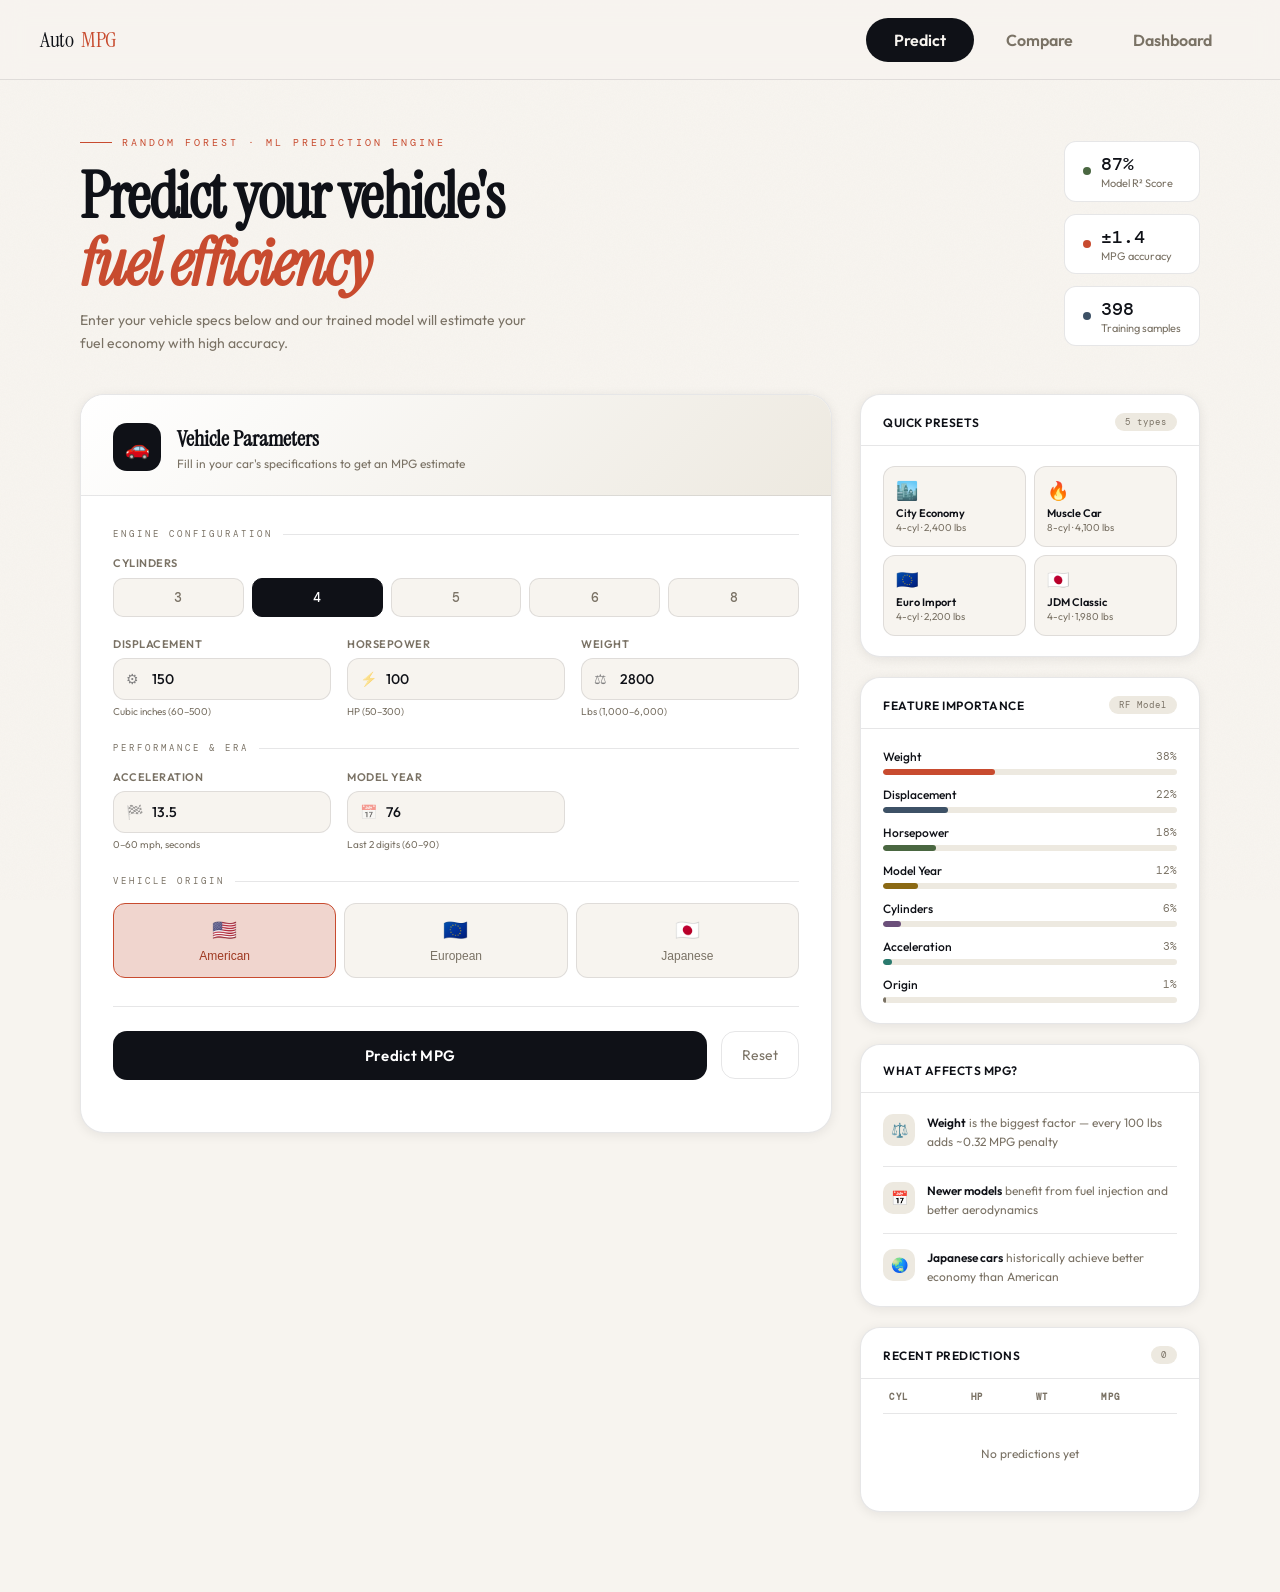
<file: templates/index.html>
<!DOCTYPE html>
<html lang="en">
<head>
<meta charset="UTF-8">
<meta name="viewport" content="width=device-width, initial-scale=1.0">
<title>AutoMPG · Predict</title>
<link href="https://fonts.googleapis.com/css2?family=Instrument+Serif:ital@0;1&family=Outfit:wght@300;400;500;600;700&family=DM+Mono:wght@400;500&display=swap" rel="stylesheet">
<style>
:root {
  --ink: #0f1117;
  --paper: #f7f4ef;
  --cream: #ede9e0;
  --rust: #c84b2f;
  --rust-light: #f0d5ce;
  --rust-dark: #9e3820;
  --sage: #4a6741;
  --sage-light: #d2e0cf;
  --steel: #3d5166;
  --steel-light: #ccd6e0;
  --muted: #7a7265;
  --border: rgba(15,17,23,0.1);
  --shadow: 0 2px 12px rgba(15,17,23,0.08);
}
*,*::before,*::after{box-sizing:border-box;margin:0;padding:0}
html{font-size:16px}
body{
  background:var(--paper);
  color:var(--ink);
  font-family:'Outfit',sans-serif;
  min-height:100vh;
  overflow-x:hidden;
}

/* ── Texture overlay ── */
body::before{
  content:'';position:fixed;inset:0;pointer-events:none;z-index:0;
  background-image:url("data:image/svg+xml,%3Csvg xmlns='http://www.w3.org/2000/svg' width='300' height='300'%3E%3Cfilter id='n'%3E%3CfeTurbulence type='fractalNoise' baseFrequency='0.75' numOctaves='4' stitchTiles='stitch'/%3E%3C/filter%3E%3Crect width='300' height='300' filter='url(%23n)' opacity='0.035'/%3E%3C/svg%3E");
  opacity:0.6;
}

/* ── NAV ── */
nav{
  position:sticky;top:0;z-index:100;
  background:rgba(247,244,239,0.92);
  backdrop-filter:blur(12px);
  border-bottom:1px solid var(--border);
  padding:0 40px;
  display:flex;align-items:center;justify-content:space-between;
  height:80px;
}
.nav-logo{
  font-family:'Instrument Serif',serif;
  font-size:22px;letter-spacing:-0.5px;
  color:var(--ink);display:flex;align-items:center;gap:8px;
}
.nav-logo span{color:var(--rust)}
.nav-links{display:flex;gap:4px}
.nav-link{
  padding:12px 28px;border-radius:999px;
  font-size:16px;font-weight:600;
  color:var(--muted);text-decoration:none;
  transition:all .2s;
}
.nav-link:hover{color:var(--ink);background:var(--cream)}
.nav-link.active{
  background:var(--ink);color:var(--paper);
}

/* ── USER PROFILE ── */
.user-section{display:flex;align-items:center;gap:12px;position:relative}
.user-avatar{
  width:36px;height:36px;border-radius:50%;
  background:var(--rust);color:white;
  display:flex;align-items:center;justify-content:center;
  font-size:14px;font-weight:600;
  cursor:pointer;border:2px solid transparent;
  transition:border .2s;
}
.user-avatar:hover{border-color:var(--rust)}
.user-avatar img{
  width:100%;height:100%;border-radius:50%;object-fit:cover;
}
.user-dropdown{
  position:absolute;top:100%;right:0;margin-top:8px;
  background:white;border:1px solid var(--border);
  border-radius:12px;box-shadow:0 8px 24px rgba(15,17,23,0.12);
  min-width:200px;z-index:200;
  display:none;opacity:0;transform:translateY(-8px);
  transition:all .2s;
}
.user-dropdown.open{display:block;opacity:1;transform:translateY(0)}
.user-dropdown-item{
  padding:12px 16px;font-size:13px;color:var(--ink);
  border-bottom:1px solid var(--border);
  cursor:pointer;transition:background .2s;
}
.user-dropdown-item:last-child{border-bottom:none}
.user-dropdown-item:hover{background:var(--cream)}
.user-dropdown-link{
  display:block;text-decoration:none;color:inherit;
}

/* ── HERO STRIP ── */
.hero{
  position:relative;z-index:1;
  padding:56px 40px 0;
  display:grid;grid-template-columns:1fr auto;
  gap:40px;align-items:end;
  max-width:1200px;margin:0 auto;
}
.hero-label{
  font-family:'DM Mono',monospace;
  font-size:10px;letter-spacing:3px;text-transform:uppercase;
  color:var(--rust);margin-bottom:14px;
  display:flex;align-items:center;gap:10px;
}
.hero-label::before{content:'';width:32px;height:1px;background:var(--rust)}
.hero-title{
  font-family:'Instrument Serif',serif;
  font-size:clamp(36px,5vw,64px);
  line-height:1.05;letter-spacing:-1.5px;
  color:var(--ink);
}
.hero-title em{color:var(--rust);font-style:italic}
.hero-sub{
  margin-top:12px;font-size:14px;color:var(--muted);
  font-weight:400;line-height:1.6;max-width:460px;
}

.hero-stat-col{
  display:flex;flex-direction:column;gap:12px;
  padding-bottom:8px;
}
.stat-pill{
  display:flex;align-items:center;gap:10px;
  padding:10px 18px;border-radius:12px;
  border:1px solid var(--border);
  background:white;
}
.stat-val{
  font-family:'DM Mono',monospace;
  font-size:18px;font-weight:500;color:var(--ink);
}
.stat-lbl{font-size:11px;color:var(--muted);line-height:1.3}
.stat-dot{width:8px;height:8px;border-radius:50%;flex-shrink:0}

/* ── MAIN WRAPPER ── */
.main{
  position:relative;z-index:1;
  max-width:1200px;margin:0 auto;
  padding:40px 40px 80px;
  display:grid;
  grid-template-columns:1fr 340px;
  gap:28px;
  align-items:start;
}

/* ── FORM CARD ── */
.form-card{
  background:white;
  border:1px solid var(--border);
  border-radius:24px;
  overflow:hidden;
  box-shadow:var(--shadow);
}
.form-header{
  padding:28px 32px 24px;
  border-bottom:1px solid var(--border);
  background:linear-gradient(135deg,#fff 0%,var(--cream) 100%);
  display:flex;align-items:center;gap:16px;
}
.form-header-icon{
  width:48px;height:48px;border-radius:14px;
  background:var(--ink);
  display:flex;align-items:center;justify-content:center;
  font-size:20px;flex-shrink:0;
}
.form-header-text h2{
  font-family:'Instrument Serif',serif;
  font-size:22px;color:var(--ink);
}
.form-header-text p{font-size:12px;color:var(--muted);margin-top:3px}

.form-body{padding:32px}

/* Section label */
.section-label{
  font-family:'DM Mono',monospace;
  font-size:9px;letter-spacing:3px;text-transform:uppercase;
  color:var(--muted);margin-bottom:16px;
  display:flex;align-items:center;gap:10px;
}
.section-label::after{content:'';flex:1;height:1px;background:var(--border)}

/* Input grid */
.input-grid{
  display:grid;grid-template-columns:1fr 1fr 1fr;
  gap:16px;margin-bottom:24px;
}
.input-full{grid-column:1/-1}
.input-half{grid-column:span 1}

.field{}
.field label{
  display:block;font-size:11px;font-weight:600;
  color:var(--muted);letter-spacing:.5px;
  margin-bottom:7px;text-transform:uppercase;
}
.field-wrap{position:relative}
.field-icon{
  position:absolute;left:13px;top:50%;transform:translateY(-50%);
  font-size:14px;opacity:0.5;pointer-events:none;
}
.field input,.field select{
  width:100%;
  background:var(--paper);
  border:1.5px solid var(--border);
  border-radius:12px;
  color:var(--ink);
  font-family:'Outfit',sans-serif;
  font-size:14px;font-weight:500;
  padding:11px 14px 11px 38px;
  outline:none;
  transition:border-color .2s,background .2s,box-shadow .2s;
  -webkit-appearance:none;appearance:none;
}
.field select{
  background-image:url("data:image/svg+xml,%3Csvg xmlns='http://www.w3.org/2000/svg' width='10' height='6'%3E%3Cpath d='M0 0l5 6 5-6z' fill='%237a7265'/%3E%3C/svg%3E");
  background-repeat:no-repeat;background-position:right 14px center;
  padding-right:34px;
}
.field input:focus,.field select:focus{
  border-color:var(--rust);background:white;
  box-shadow:0 0 0 3px var(--rust-light);
}
.field input::-webkit-inner-spin-button{-webkit-appearance:none}
.field-hint{font-size:10px;color:var(--muted);margin-top:5px}

/* Cylinder selector */
.cyl-grid{display:flex;gap:8px}
.cyl-btn{
  flex:1;padding:10px 0;border-radius:10px;border:1.5px solid var(--border);
  background:var(--paper);color:var(--muted);
  font-family:'DM Mono',monospace;font-size:13px;font-weight:500;
  cursor:pointer;transition:all .15s;
}
.cyl-btn:hover{border-color:var(--rust);color:var(--rust)}
.cyl-btn.active{
  background:var(--ink);border-color:var(--ink);
  color:white;
}

/* Origin selector */
.origin-grid{display:flex;gap:8px}
.origin-btn{
  flex:1;padding:12px 8px;border-radius:12px;border:1.5px solid var(--border);
  background:var(--paper);color:var(--muted);
  font-size:12px;font-weight:500;cursor:pointer;
  transition:all .15s;text-align:center;line-height:1.4;
}
.origin-btn .flag{font-size:20px;display:block;margin-bottom:4px}
.origin-btn:hover{border-color:var(--rust)}
.origin-btn.active{border-color:var(--rust);background:var(--rust-light);color:var(--rust-dark)}

/* Submit */
.submit-row{
  display:flex;align-items:center;gap:14px;
  margin-top:28px;padding-top:24px;
  border-top:1px solid var(--border);
}
.btn-submit{
  flex:1;padding:15px;
  border:none;border-radius:14px;
  background:var(--ink);color:white;
  font-family:'Outfit',sans-serif;font-size:15px;font-weight:600;
  cursor:pointer;position:relative;overflow:hidden;
  transition:transform .15s,box-shadow .2s;
  letter-spacing:.3px;
}
.btn-submit:hover{transform:translateY(-2px);box-shadow:0 8px 24px rgba(15,17,23,0.2)}
.btn-submit:active{transform:translateY(0)}
.btn-submit .btn-inner{display:flex;align-items:center;justify-content:center;gap:10px}
.btn-reset{
  padding:14px 20px;border-radius:14px;
  border:1.5px solid var(--border);background:transparent;
  color:var(--muted);font-family:'Outfit',sans-serif;font-size:14px;
  cursor:pointer;transition:all .2s;white-space:nowrap;
}
.btn-reset:hover{border-color:var(--ink);color:var(--ink)}

/* Spinner */
.spin{
  width:16px;height:16px;border-radius:50%;
  border:2px solid rgba(255,255,255,0.3);
  border-top-color:white;
  animation:spin .7s linear infinite;display:none;
}
@keyframes spin{to{transform:rotate(360deg)}}

/* ── RESULT PANEL ── */
.result-panel{
  margin-top:20px;
  border-radius:14px;padding:0;
  overflow:hidden;
  max-height:0;
  transition:max-height .5s cubic-bezier(.22,1,.36,1);
}
.result-panel.open{max-height:200px}
.result-inner{padding:20px 24px}
.result-panel.success .result-inner{
  background:linear-gradient(135deg,var(--sage-light),#e8f0e6);
  border:1px solid rgba(74,103,65,0.2);border-radius:14px;
}
.result-panel.error .result-inner{
  background:linear-gradient(135deg,var(--rust-light),#f5dbd5);
  border:1px solid rgba(200,75,47,0.2);border-radius:14px;
}
.result-lbl{
  font-family:'DM Mono',monospace;font-size:9px;
  letter-spacing:3px;text-transform:uppercase;
  color:var(--sage);margin-bottom:6px;
}
.result-val{
  font-family:'Instrument Serif',serif;
  font-size:48px;letter-spacing:-2px;color:var(--sage);line-height:1;
}
.result-val .unit{font-size:18px;margin-left:4px;opacity:.7}
.result-sub{font-size:12px;color:var(--muted);margin-top:6px}
.result-err{font-size:13px;color:var(--rust-dark);font-weight:500}

/* ── RIGHT SIDEBAR ── */
.sidebar{display:flex;flex-direction:column;gap:20px}

.side-card{
  background:white;border:1px solid var(--border);
  border-radius:20px;overflow:hidden;box-shadow:var(--shadow);
}
.side-header{
  padding:18px 22px 14px;
  border-bottom:1px solid var(--border);
  display:flex;align-items:center;justify-content:space-between;
}
.side-title{
  font-size:12px;font-weight:600;color:var(--ink);
  letter-spacing:.5px;text-transform:uppercase;
}
.side-badge{
  font-family:'DM Mono',monospace;font-size:9px;
  padding:3px 10px;border-radius:999px;
  background:var(--cream);color:var(--muted);letter-spacing:1px;
}
.side-body{padding:20px 22px}

/* Feature importance bars */
.feat-row{margin-bottom:12px}
.feat-row:last-child{margin-bottom:0}
.feat-head{display:flex;justify-content:space-between;margin-bottom:5px}
.feat-name{font-size:12px;font-weight:500;color:var(--ink)}
.feat-pct{font-family:'DM Mono',monospace;font-size:11px;color:var(--muted)}
.feat-track{height:6px;background:var(--cream);border-radius:3px;overflow:hidden}
.feat-fill{height:100%;border-radius:3px;transition:width 1s cubic-bezier(.22,1,.36,1)}

/* Tips card */
.tip-item{
  display:flex;gap:12px;margin-bottom:14px;
  padding-bottom:14px;border-bottom:1px solid var(--border);
}
.tip-item:last-child{margin-bottom:0;padding-bottom:0;border-bottom:none}
.tip-icon{
  width:32px;height:32px;border-radius:10px;
  background:var(--cream);display:flex;align-items:center;
  justify-content:center;font-size:14px;flex-shrink:0;
  margin-top:1px;
}
.tip-text{font-size:12px;color:var(--muted);line-height:1.6}
.tip-text strong{color:var(--ink);font-weight:600}

/* Quick presets */
.preset-grid{display:grid;grid-template-columns:1fr 1fr;gap:8px}
.preset-card{
  padding:12px;border-radius:12px;border:1.5px solid var(--border);
  background:var(--paper);cursor:pointer;
  transition:all .2s;
}
.preset-card:hover{border-color:var(--rust);transform:translateY(-1px)}
.preset-card.active{border-color:var(--rust);background:var(--rust-light)}
.preset-emoji{font-size:18px;margin-bottom:4px}
.preset-name{font-size:11px;font-weight:600;color:var(--ink)}
.preset-desc{font-size:10px;color:var(--muted);margin-top:1px}

/* History table */
.hist-table{width:100%;border-collapse:collapse;font-size:11px}
.hist-table th{
  font-family:'DM Mono',monospace;font-size:9px;
  letter-spacing:1.5px;text-transform:uppercase;
  color:var(--muted);padding:0 6px 10px;text-align:left;
}
.hist-table td{
  padding:8px 6px;color:var(--muted);
  border-top:1px solid var(--border);
}
.hist-table td strong{color:var(--rust);font-weight:600}
.empty-hist{
  text-align:center;padding:24px 0;
  font-size:12px;color:var(--muted);
}

/* Animations */
@keyframes fadeUp{from{opacity:0;transform:translateY(20px)}to{opacity:1;transform:translateY(0)}}
.animate{opacity:0;animation:fadeUp .6s cubic-bezier(.22,1,.36,1) var(--d,0s) forwards}

/* Responsive */
@media(max-width:900px){
  .main{grid-template-columns:1fr;padding:24px}
  .hero{padding:36px 24px 0;grid-template-columns:1fr}
  .hero-stat-col{flex-direction:row;flex-wrap:wrap}
  nav{padding:0 24px}
  .input-grid{grid-template-columns:1fr 1fr}
}
@media(max-width:580px){
  .input-grid{grid-template-columns:1fr}
  .form-body{padding:20px}
}
</style>
</head>
<body>

<nav>
  <div class="nav-logo">Auto<span>MPG</span></div>
  <div class="nav-links" style="margin-left:auto">
    <a href="/" class="nav-link active">Predict</a>
    <a href="/compare" class="nav-link">Compare</a>
    <a href="/dashboard" class="nav-link">Dashboard</a>
  </div>
</nav>

<div class="hero animate" style="--d:.05s">
  <div>
    <div class="hero-label">Random Forest · ML Prediction Engine</div>
    <h1 class="hero-title">Predict your vehicle's<br><em>fuel efficiency</em></h1>
    <p class="hero-sub">Enter your vehicle specs below and our trained model will estimate your fuel economy with high accuracy.</p>
  </div>
  <div class="hero-stat-col">
    <div class="stat-pill">
      <div class="stat-dot" style="background:#4a6741"></div>
      <div>
        <div class="stat-val">87%</div>
        <div class="stat-lbl">Model R² Score</div>
      </div>
    </div>
    <div class="stat-pill">
      <div class="stat-dot" style="background:#c84b2f"></div>
      <div>
        <div class="stat-val">±1.4</div>
        <div class="stat-lbl">MPG accuracy</div>
      </div>
    </div>
    <div class="stat-pill">
      <div class="stat-dot" style="background:#3d5166"></div>
      <div>
        <div class="stat-val">398</div>
        <div class="stat-lbl">Training samples</div>
      </div>
    </div>
  </div>
</div>

<div class="main">

  <!-- ── FORM ── -->
  <div class="form-card animate" style="--d:.15s">
    <div class="form-header">
      <div class="form-header-icon">🚗</div>
      <div class="form-header-text">
        <h2>Vehicle Parameters</h2>
        <p>Fill in your car's specifications to get an MPG estimate</p>
      </div>
    </div>
    <div class="form-body">

      <!-- Engine -->
      <div class="section-label">Engine Configuration</div>

      <div style="margin-bottom:20px">
        <div style="font-size:11px;font-weight:600;color:var(--muted);letter-spacing:.5px;text-transform:uppercase;margin-bottom:8px">Cylinders</div>
        <div class="cyl-grid">
          <button class="cyl-btn" data-val="3" onclick="setCyl(this)">3</button>
          <button class="cyl-btn active" data-val="4" onclick="setCyl(this)">4</button>
          <button class="cyl-btn" data-val="5" onclick="setCyl(this)">5</button>
          <button class="cyl-btn" data-val="6" onclick="setCyl(this)">6</button>
          <button class="cyl-btn" data-val="8" onclick="setCyl(this)">8</button>
        </div>
        <input type="hidden" id="cylinders" value="4">
      </div>

      <div class="input-grid">
        <div class="field">
          <label>Displacement</label>
          <div class="field-wrap">
            <span class="field-icon">⚙</span>
            <input type="number" id="displacement" placeholder="150" value="150" min="60" max="500">
          </div>
          <div class="field-hint">Cubic inches (60–500)</div>
        </div>
        <div class="field">
          <label>Horsepower</label>
          <div class="field-wrap">
            <span class="field-icon">⚡</span>
            <input type="number" id="horsepower" placeholder="100" value="100" min="50" max="300">
          </div>
          <div class="field-hint">HP (50–300)</div>
        </div>
        <div class="field">
          <label>Weight</label>
          <div class="field-wrap">
            <span class="field-icon">⚖</span>
            <input type="number" id="weight" placeholder="2800" value="2800" min="1000" max="6000">
          </div>
          <div class="field-hint">Lbs (1,000–6,000)</div>
        </div>
      </div>

      <!-- Performance -->
      <div class="section-label">Performance & Era</div>

      <div class="input-grid">
        <div class="field">
          <label>Acceleration</label>
          <div class="field-wrap">
            <span class="field-icon">🏁</span>
            <input type="number" id="acceleration" placeholder="13.5" value="13.5" min="5" max="30" step="0.1">
          </div>
          <div class="field-hint">0–60 mph, seconds</div>
        </div>
        <div class="field">
          <label>Model Year</label>
          <div class="field-wrap">
            <span class="field-icon">📅</span>
            <input type="number" id="model_year" placeholder="76" value="76" min="60" max="90">
          </div>
          <div class="field-hint">Last 2 digits (60–90)</div>
        </div>
      </div>

      <!-- Origin -->
      <div class="section-label">Vehicle Origin</div>
      <div class="origin-grid">
        <button class="origin-btn active" data-val="1" onclick="setOrigin(this)">
          <span class="flag">🇺🇸</span>American
        </button>
        <button class="origin-btn" data-val="2" onclick="setOrigin(this)">
          <span class="flag">🇪🇺</span>European
        </button>
        <button class="origin-btn" data-val="3" onclick="setOrigin(this)">
          <span class="flag">🇯🇵</span>Japanese
        </button>
      </div>
      <input type="hidden" id="origin" value="1">

      <!-- Submit -->
      <div class="submit-row">
        <button class="btn-submit" onclick="submitPrediction()">
          <div class="btn-inner">
            <div class="spin" id="spinner"></div>
            <span id="btnText">Predict MPG</span>
          </div>
        </button>
        <button class="btn-reset" onclick="resetForm()">Reset</button>
      </div>

      <!-- Result -->
      <div class="result-panel" id="resultPanel">
        <div class="result-inner" id="resultInner"></div>
      </div>

    </div>
  </div>

  <!-- ── SIDEBAR ── -->
  <div class="sidebar">

    <!-- Quick Presets -->
    <div class="side-card animate" style="--d:.25s">
      <div class="side-header">
        <span class="side-title">Quick Presets</span>
        <span class="side-badge">5 types</span>
      </div>
      <div class="side-body">
        <div class="preset-grid">
          <div class="preset-card" onclick="loadPreset('economy')">
            <div class="preset-emoji">🏙️</div>
            <div class="preset-name">City Economy</div>
            <div class="preset-desc">4-cyl · 2,400 lbs</div>
          </div>
          <div class="preset-card" onclick="loadPreset('muscle')">
            <div class="preset-emoji">🔥</div>
            <div class="preset-name">Muscle Car</div>
            <div class="preset-desc">8-cyl · 4,100 lbs</div>
          </div>
          <div class="preset-card" onclick="loadPreset('euro')">
            <div class="preset-emoji">🇪🇺</div>
            <div class="preset-name">Euro Import</div>
            <div class="preset-desc">4-cyl · 2,200 lbs</div>
          </div>
          <div class="preset-card" onclick="loadPreset('jdm')">
            <div class="preset-emoji">🇯🇵</div>
            <div class="preset-name">JDM Classic</div>
            <div class="preset-desc">4-cyl · 1,980 lbs</div>
          </div>
        </div>
      </div>
    </div>

    <!-- Feature Importance -->
    <div class="side-card animate" style="--d:.35s">
      <div class="side-header">
        <span class="side-title">Feature Importance</span>
        <span class="side-badge">RF Model</span>
      </div>
      <div class="side-body">
        <div id="featChart"></div>
      </div>
    </div>

    <!-- Tips -->
    <div class="side-card animate" style="--d:.45s">
      <div class="side-header">
        <span class="side-title">What affects MPG?</span>
      </div>
      <div class="side-body">
        <div class="tip-item">
          <div class="tip-icon">⚖️</div>
          <div class="tip-text"><strong>Weight</strong> is the biggest factor — every 100 lbs adds ~0.32 MPG penalty</div>
        </div>
        <div class="tip-item">
          <div class="tip-icon">📅</div>
          <div class="tip-text"><strong>Newer models</strong> benefit from fuel injection and better aerodynamics</div>
        </div>
        <div class="tip-item">
          <div class="tip-icon">🌏</div>
          <div class="tip-text"><strong>Japanese cars</strong> historically achieve better economy than American</div>
        </div>
      </div>
    </div>

    <!-- History -->
    <div class="side-card animate" style="--d:.55s">
      <div class="side-header">
        <span class="side-title">Recent Predictions</span>
        <span class="side-badge" id="histCount">0</span>
      </div>
      <div class="side-body" style="padding:12px 22px 18px">
        <table class="hist-table">
          <thead>
            <tr>
              <th>Cyl</th>
              <th>HP</th>
              <th>Wt</th>
              <th>MPG</th>
            </tr>
          </thead>
          <tbody id="histTable">
            <tr><td colspan="4"><div class="empty-hist">No predictions yet</div></td></tr>
          </tbody>
        </table>
      </div>
    </div>

  </div>
</div>

<script>
/* ── State ── */
let history = [];

/* ── Cylinder selector ── */
function setCyl(btn) {
  document.querySelectorAll('.cyl-btn').forEach(b => b.classList.remove('active'));
  btn.classList.add('active');
  document.getElementById('cylinders').value = btn.dataset.val;
}

/* ── Origin selector ── */
function setOrigin(btn) {
  document.querySelectorAll('.origin-btn').forEach(b => b.classList.remove('active'));
  btn.classList.add('active');
  document.getElementById('origin').value = btn.dataset.val;
}

/* ── Presets ── */
const PRESETS = {
  economy:{cyl:4,disp:110,hp:75,wt:2400,acc:16,yr:81,origin:3},
  muscle: {cyl:8,disp:380,hp:280,wt:4100,acc:8.5,yr:72,origin:1},
  euro:   {cyl:4,disp:130,hp:85,wt:2200,acc:15,yr:79,origin:2},
  jdm:    {cyl:4,disp:100,hp:70,wt:1980,acc:17,yr:80,origin:3},
};
function loadPreset(key) {
  const p = PRESETS[key];
  document.getElementById('cylinders').value    = p.cyl;
  document.getElementById('displacement').value = p.disp;
  document.getElementById('horsepower').value   = p.hp;
  document.getElementById('weight').value       = p.wt;
  document.getElementById('acceleration').value = p.acc;
  document.getElementById('model_year').value   = p.yr;
  document.getElementById('origin').value       = p.origin;
  // Update cylinder buttons
  document.querySelectorAll('.cyl-btn').forEach(b => {
    b.classList.toggle('active', +b.dataset.val === p.cyl);
  });
  // Update origin buttons
  document.querySelectorAll('.origin-btn').forEach(b => {
    b.classList.toggle('active', +b.dataset.val === p.origin);
  });
  document.querySelectorAll('.preset-card').forEach(c => c.classList.remove('active'));
  event.currentTarget.classList.add('active');
}

/* ── Reset ── */
function resetForm() {
  document.getElementById('displacement').value  = '';
  document.getElementById('horsepower').value    = '';
  document.getElementById('weight').value        = '';
  document.getElementById('acceleration').value  = '';
  document.getElementById('model_year').value    = '';
  document.querySelectorAll('.cyl-btn').forEach((b,i) => b.classList.toggle('active', i===1));
  document.getElementById('cylinders').value = 4;
  document.querySelectorAll('.origin-btn').forEach((b,i) => b.classList.toggle('active', i===0));
  document.getElementById('origin').value = 1;
  const panel = document.getElementById('resultPanel');
  panel.classList.remove('open','success','error');
}

/* ── Predict ── */
async function submitPrediction() {
  const btn     = document.querySelector('.btn-submit');
  const spinner = document.getElementById('spinner');
  const btnText = document.getElementById('btnText');
  const panel   = document.getElementById('resultPanel');

  // Validate
  const hp  = +document.getElementById('horsepower').value;
  const wt  = +document.getElementById('weight').value;
  const acc = +document.getElementById('acceleration').value;
  const yr  = +document.getElementById('model_year').value;
  if(!hp||!wt||!acc||!yr){
    showError('Please fill in all fields.');return;
  }
  if(hp<50||hp>300){showError('Horsepower must be 50–300.');return}
  if(wt<1000||wt>6000){showError('Weight must be 1,000–6,000 lbs.');return}
  if(acc<5||acc>30){showError('Acceleration must be 5–30 sec.');return}
  if(yr<60||yr>90){showError('Model year must be 60–90.');return}

  spinner.style.display='block';
  btnText.textContent='Computing…';
  btn.disabled=true;
  panel.classList.remove('open','success','error');

  const payload = {
    cylinders:    +document.getElementById('cylinders').value,
    displacement: +document.getElementById('displacement').value,
    horsepower:   hp,weight:wt,
    acceleration: acc,model_year:yr,
    origin:       +document.getElementById('origin').value,
  };

  try {
    const res  = await fetch('/predict',{method:'POST',headers:{'Content-Type':'application/json'},body:JSON.stringify(payload)});
    const data = await res.json();
    if(data.success) showSuccess(data.mpg, payload);
    else showError(data.error||'Prediction failed.');
  } catch {
    const mpg = simulateMPG(payload);
    showSuccess(mpg.toFixed(1), payload);
  }

  spinner.style.display='none';
  btnText.textContent='Predict MPG';
  btn.disabled=false;
}

function simulateMPG({cylinders,displacement,horsepower,weight,acceleration,model_year,origin}){
  let mpg=55;
  mpg -= cylinders*1.8; mpg -= displacement*0.035;
  mpg -= horsepower*0.06; mpg -= weight*0.003;
  mpg += acceleration*0.3; mpg += (model_year-70)*0.5;
  mpg += origin===3?3:origin===2?1.5:0;
  mpg += (Math.random()-.5)*1.5;
  return Math.max(8,Math.min(52,mpg));
}

function showSuccess(mpg,payload){
  const panel=document.getElementById('resultPanel');
  const inner=document.getElementById('resultInner');
  inner.innerHTML=`
    <div class="result-lbl">Estimated Fuel Efficiency</div>
    <div class="result-val"><span id="ctr">--</span><span class="unit">MPG</span></div>
    <div class="result-sub">Based on ${['','American','European','Japanese'][payload.origin]} ${payload.model_year} vehicle · ${payload.cylinders} cylinders</div>`;
  panel.classList.add('open','success');
  animateCount(document.getElementById('ctr'), parseFloat(mpg));
  history.unshift({cyl:payload.cylinders,hp:payload.horsepower,wt:payload.weight,mpg});
  renderHistory();
}

function showError(msg){
  const panel=document.getElementById('resultPanel');
  const inner=document.getElementById('resultInner');
  inner.innerHTML=`<div class="result-err">⚠ ${msg}</div>`;
  panel.classList.add('open','error');
}

function animateCount(el,target){
  const dur=900,start=performance.now();
  const step=now=>{
    const t=Math.min((now-start)/dur,1);
    const ease=1-Math.pow(1-t,3);
    el.textContent=(ease*target).toFixed(1);
    if(t<1)requestAnimationFrame(step);
  };
  requestAnimationFrame(step);
}

function renderHistory(){
  const tbody=document.getElementById('histTable');
  document.getElementById('histCount').textContent=history.length;
  if(!history.length)return;
  tbody.innerHTML=history.slice(0,6).map(h=>`
    <tr>
      <td>${h.cyl}</td><td>${h.hp}</td>
      <td>${(h.wt/1000).toFixed(1)}k</td>
      <td><strong>${parseFloat(h.mpg).toFixed(1)}</strong></td>
    </tr>`).join('');
}

/* ── User dropdown ── */
function toggleUserDropdown() {
  const dropdown = document.getElementById('userDropdown');
  if (dropdown) {
    dropdown.classList.toggle('open');
  }
}

// Close dropdown when clicking outside
document.addEventListener('click', function(e) {
  const dropdown = document.getElementById('userDropdown');
  const avatarBtn = document.getElementById('userAvatarBtn');
  if (dropdown && !dropdown.contains(e.target) && e.target !== avatarBtn) {
    dropdown.classList.remove('open');
  }
});

/* ── Feature importance bars ── */
const FEATS=[
  {name:'Weight',     pct:38,color:'#c84b2f'},
  {name:'Displacement',pct:22,color:'#3d5166'},
  {name:'Horsepower', pct:18,color:'#4a6741'},
  {name:'Model Year', pct:12,color:'#8b6914'},
  {name:'Cylinders',  pct:6, color:'#6b4f7a'},
  {name:'Acceleration',pct:3,color:'#2a7a6e'},
  {name:'Origin',     pct:1, color:'#7a7265'},
];
const chart=document.getElementById('featChart');
FEATS.forEach((f,i)=>{
  const row=document.createElement('div');
  row.className='feat-row';
  row.innerHTML=`
    <div class="feat-head">
      <span class="feat-name">${f.name}</span>
      <span class="feat-pct">${f.pct}%</span>
    </div>
    <div class="feat-track">
      <div class="feat-fill" style="background:${f.color};width:0" data-w="${f.pct}"></div>
    </div>`;
  chart.appendChild(row);
  setTimeout(()=>{
    row.querySelector('.feat-fill').style.width=f.pct+'%';
  },600+i*80);
});
</script>
</body>
</html>
</file>
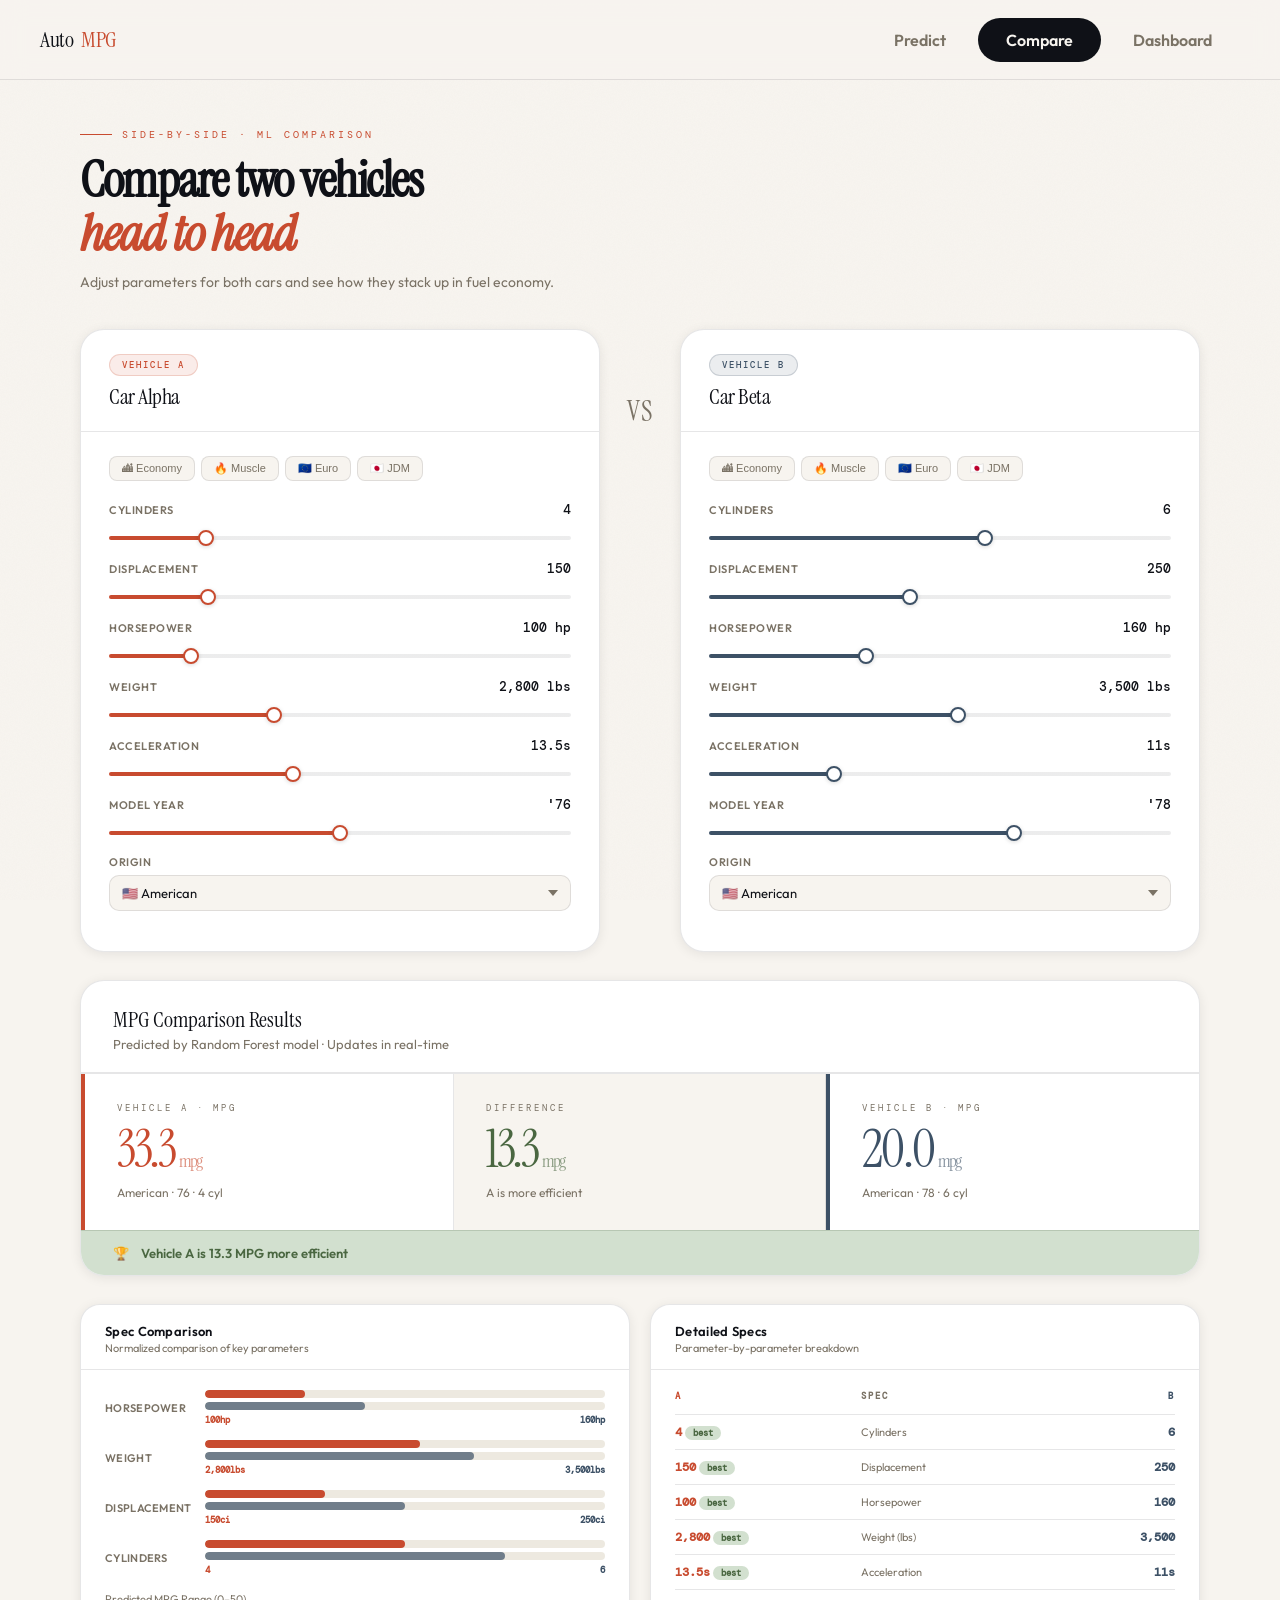
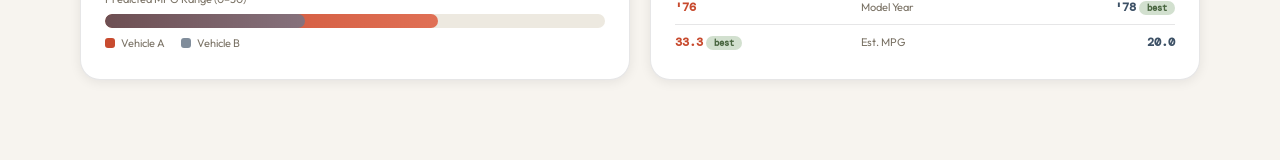
<file: templates/compare.html>
<!DOCTYPE html>
<html lang="en">
<head>
<meta charset="UTF-8">
<meta name="viewport" content="width=device-width, initial-scale=1.0">
<title>AutoMPG · Compare</title>
<link href="https://fonts.googleapis.com/css2?family=Instrument+Serif:ital@0;1&family=Outfit:wght@300;400;500;600;700&family=DM+Mono:wght@400;500&display=swap" rel="stylesheet">
<style>
:root {
  --ink: #0f1117;
  --paper: #f7f4ef;
  --cream: #ede9e0;
  --rust: #c84b2f;
  --rust-light: #f0d5ce;
  --rust-dark: #9e3820;
  --sage: #4a6741;
  --sage-light: #d2e0cf;
  --steel: #3d5166;
  --steel-light: #ccd6e0;
  --muted: #7a7265;
  --border: rgba(15,17,23,0.1);
  --shadow: 0 2px 12px rgba(15,17,23,0.08);
  --a: #c84b2f;
  --b: #3d5166;
}
*,*::before,*::after{box-sizing:border-box;margin:0;padding:0}
body{background:var(--paper);color:var(--ink);font-family:'Outfit',sans-serif;min-height:100vh;overflow-x:hidden}
body::before{
  content:'';position:fixed;inset:0;pointer-events:none;z-index:0;
  background-image:url("data:image/svg+xml,%3Csvg xmlns='http://www.w3.org/2000/svg' width='300' height='300'%3E%3Cfilter id='n'%3E%3CfeTurbulence type='fractalNoise' baseFrequency='0.75' numOctaves='4' stitchTiles='stitch'/%3E%3C/filter%3E%3Crect width='300' height='300' filter='url(%23n)' opacity='0.035'/%3E%3C/svg%3E");
  opacity:0.6;
}
nav{
  position:sticky;top:0;z-index:100;
  background:rgba(247,244,239,0.92);backdrop-filter:blur(12px);
  border-bottom:1px solid var(--border);
  padding:0 40px;display:flex;align-items:center;justify-content:space-between;height:80px;
}
.nav-logo{font-family:'Instrument Serif',serif;font-size:22px;letter-spacing:-.5px;color:var(--ink);display:flex;align-items:center;gap:8px}
.nav-logo span{color:var(--rust)}
.nav-links{display:flex;gap:4px}
.nav-link{padding:12px 28px;border-radius:999px;font-size:16px;font-weight:600;color:var(--muted);text-decoration:none;transition:all .2s}
.nav-link:hover{color:var(--ink);background:var(--cream)}
.nav-link.active{background:var(--ink);color:var(--paper)}

/* ── USER PROFILE ── */
.user-section{display:flex;align-items:center;gap:12px;position:relative}
.user-avatar{
  width:36px;height:36px;border-radius:50%;
  background:var(--rust);color:white;
  display:flex;align-items:center;justify-content:center;
  font-size:14px;font-weight:600;
  cursor:pointer;border:2px solid transparent;
  transition:border .2s;
}
.user-avatar:hover{border-color:var(--rust)}
.user-avatar img{
  width:100%;height:100%;border-radius:50%;object-fit:cover;
}
.user-dropdown{
  position:absolute;top:100%;right:0;margin-top:8px;
  background:white;border:1px solid var(--border);
  border-radius:12px;box-shadow:0 8px 24px rgba(15,17,23,0.12);
  min-width:200px;z-index:200;
  display:none;opacity:0;transform:translateY(-8px);
  transition:all .2s;
}
.user-dropdown.open{display:block;opacity:1;transform:translateY(0)}
.user-dropdown-item{
  padding:12px 16px;font-size:13px;color:var(--ink);
  border-bottom:1px solid var(--border);
  cursor:pointer;transition:background .2s;
}
.user-dropdown-item:last-child{border-bottom:none}
.user-dropdown-item:hover{background:var(--cream)}
.user-dropdown-link{
  display:block;text-decoration:none;color:inherit;
}

/* ── PAGE HEADER ── */
.page-header{
  position:relative;z-index:1;
  padding:48px 40px 0;max-width:1200px;margin:0 auto;
}
.page-label{
  font-family:'DM Mono',monospace;font-size:10px;letter-spacing:3px;
  text-transform:uppercase;color:var(--rust);margin-bottom:12px;
  display:flex;align-items:center;gap:10px;
}
.page-label::before{content:'';width:32px;height:1px;background:var(--rust)}
.page-title{
  font-family:'Instrument Serif',serif;
  font-size:clamp(32px,4vw,52px);line-height:1.05;
  letter-spacing:-1.5px;color:var(--ink);
}
.page-title em{color:var(--rust);font-style:italic}
.page-sub{margin-top:10px;font-size:14px;color:var(--muted);max-width:500px;line-height:1.6}

/* ── MAIN ── */
.main{
  position:relative;z-index:1;
  max-width:1200px;margin:0 auto;
  padding:36px 40px 80px;
}

/* ── VEHICLE PANELS ── */
.vehicles-grid{
  display:grid;grid-template-columns:1fr 80px 1fr;
  gap:0;align-items:start;margin-bottom:28px;
}
.vs-col{
  display:flex;align-items:center;justify-content:center;
  padding-top:64px;
}
.vs-badge{
  font-family:'Instrument Serif',serif;font-size:28px;
  color:var(--muted);letter-spacing:2px;
}

/* Vehicle card */
.veh-card{
  background:white;border:1px solid var(--border);
  border-radius:24px;overflow:hidden;box-shadow:var(--shadow);
}
.veh-header{
  padding:24px 28px 20px;
  border-bottom:1px solid var(--border);
}
.veh-label-row{
  display:flex;align-items:center;gap:10px;margin-bottom:6px;
}
.veh-badge{
  font-family:'DM Mono',monospace;font-size:9px;
  letter-spacing:2px;text-transform:uppercase;
  padding:4px 12px;border-radius:999px;font-weight:500;
}
.veh-badge.a{background:rgba(200,75,47,0.1);color:var(--a);border:1px solid rgba(200,75,47,0.2)}
.veh-badge.b{background:rgba(61,81,102,0.1);color:var(--b);border:1px solid rgba(61,81,102,0.2)}
.veh-name{
  font-family:'Instrument Serif',serif;font-size:22px;
  color:var(--ink);letter-spacing:-.5px;
}
.veh-body{padding:24px 28px}

/* Preset strip */
.preset-strip{display:flex;gap:6px;flex-wrap:wrap;margin-bottom:20px}
.ps-btn{
  padding:5px 12px;border-radius:8px;border:1px solid var(--border);
  background:var(--paper);font-size:11px;font-weight:500;color:var(--muted);
  cursor:pointer;transition:all .15s;
}
.ps-btn:hover{border-color:var(--rust);color:var(--rust)}
.ps-btn.active{background:var(--ink);border-color:var(--ink);color:white}

/* Slider rows */
.sl-row{margin-bottom:16px}
.sl-head{display:flex;justify-content:space-between;align-items:baseline;margin-bottom:6px}
.sl-lbl{font-size:11px;font-weight:600;color:var(--muted);letter-spacing:.5px;text-transform:uppercase}
.sl-val{font-family:'DM Mono',monospace;font-size:13px;font-weight:500;color:var(--ink)}
input[type=range]{
  width:100%;-webkit-appearance:none;appearance:none;
  height:4px;border-radius:2px;outline:none;cursor:pointer;
  background:linear-gradient(to right, var(--track-color,var(--rust)) 0%, var(--track-color,var(--rust)) var(--pct,50%), rgba(15,17,23,0.08) var(--pct,50%));
}
input[type=range]::-webkit-slider-thumb{
  -webkit-appearance:none;width:16px;height:16px;border-radius:50%;
  background:white;border:2.5px solid var(--track-color,var(--rust));
  box-shadow:0 1px 4px rgba(0,0,0,0.15);cursor:pointer;
  transition:transform .1s;
}
input[type=range]:hover::-webkit-slider-thumb{transform:scale(1.2)}
.sel-field{
  width:100%;background:var(--paper);border:1.5px solid var(--border);
  border-radius:10px;color:var(--ink);font-family:'Outfit',sans-serif;
  font-size:13px;padding:9px 30px 9px 12px;outline:none;
  -webkit-appearance:none;appearance:none;cursor:pointer;
  background-image:url("data:image/svg+xml,%3Csvg xmlns='http://www.w3.org/2000/svg' width='10' height='6'%3E%3Cpath d='M0 0l5 6 5-6z' fill='%237a7265'/%3E%3C/svg%3E");
  background-repeat:no-repeat;background-position:right 12px center;
  transition:border-color .2s;
}
.sel-field:focus{border-color:var(--rust);outline:none}

/* ── RESULT AREA ── */
.result-area{
  background:white;border:1px solid var(--border);
  border-radius:24px;overflow:hidden;box-shadow:var(--shadow);
  margin-bottom:28px;
}
.result-header{
  padding:24px 32px 20px;border-bottom:1px solid var(--border);
  display:flex;align-items:center;gap:14px;
}
.result-header-title{
  font-family:'Instrument Serif',serif;font-size:22px;color:var(--ink);
}
.result-header-sub{font-size:13px;color:var(--muted);margin-top:2px}

.result-grid{
  display:grid;grid-template-columns:1fr 1fr 1fr;
  border-top:1px solid var(--border);
}
.res-col{
  padding:28px 32px;
  border-right:1px solid var(--border);
}
.res-col:last-child{border-right:none}
.res-label{
  font-family:'DM Mono',monospace;font-size:9px;
  letter-spacing:3px;text-transform:uppercase;
  color:var(--muted);margin-bottom:10px;
}
.res-val{
  font-family:'Instrument Serif',serif;font-size:52px;
  letter-spacing:-2px;line-height:1;
}
.res-val .unit{font-size:18px;font-weight:400;opacity:.6;margin-left:4px}
.res-val.a-col{color:var(--a)}
.res-val.b-col{color:var(--b)}
.res-val.diff-pos{color:var(--sage)}
.res-val.diff-neg{color:var(--rust)}
.res-val.diff-zero{color:var(--muted)}
.res-sub{font-size:12px;color:var(--muted);margin-top:8px;line-height:1.5}

/* Winner banner */
.winner-banner{
  padding:14px 32px;
  background:var(--sage-light);
  border-top:1px solid rgba(74,103,65,0.2);
  display:flex;align-items:center;gap:12px;
  font-size:13px;font-weight:600;color:var(--sage);
  display:none;
}
.winner-banner.active{display:flex}

/* ── RADAR / CHART AREA ── */
.analytics-grid{display:grid;grid-template-columns:1fr 1fr;gap:20px}
.analytics-card{
  background:white;border:1px solid var(--border);
  border-radius:20px;box-shadow:var(--shadow);overflow:hidden;
}
.analytics-header{
  padding:18px 24px 14px;border-bottom:1px solid var(--border);
}
.analytics-title{font-size:13px;font-weight:600;color:var(--ink);letter-spacing:.3px}
.analytics-sub{font-size:11px;color:var(--muted);margin-top:2px}
.analytics-body{padding:20px 24px}

/* Bar comparison chart */
.bar-compare-row{
  display:flex;align-items:center;gap:10px;margin-bottom:14px;
}
.bar-compare-row:last-child{margin-bottom:0}
.bcr-label{font-size:11px;font-weight:600;color:var(--muted);width:90px;flex-shrink:0;text-transform:uppercase;letter-spacing:.3px}
.bcr-bars{flex:1;display:flex;flex-direction:column;gap:4px}
.bcr-track{height:8px;background:var(--cream);border-radius:4px;overflow:hidden}
.bcr-fill{height:100%;border-radius:4px;transition:width .9s cubic-bezier(.22,1,.36,1)}
.bcr-vals{display:flex;justify-content:space-between;font-family:'DM Mono',monospace;font-size:9px;color:var(--muted)}

/* Spec comparison table */
.spec-table{width:100%;border-collapse:collapse;font-size:12px}
.spec-table th{
  font-family:'DM Mono',monospace;font-size:9px;letter-spacing:2px;
  text-transform:uppercase;color:var(--muted);padding:0 0 12px;text-align:left;
}
.spec-table th.right{text-align:right}
.spec-table td{padding:9px 0;border-top:1px solid var(--border);color:var(--muted)}
.spec-table td.center{text-align:center}
.spec-table td.right{text-align:right}
.spec-val-a{color:var(--a);font-weight:600;font-family:'DM Mono',monospace}
.spec-val-b{color:var(--b);font-weight:600;font-family:'DM Mono',monospace;text-align:right}
.spec-win{
  display:inline-block;padding:1px 8px;border-radius:999px;
  font-family:'DM Mono',monospace;font-size:9px;font-weight:600;
  background:var(--sage-light);color:var(--sage);
}

/* ── Efficiency bar ── */
.eff-bar-wrap{margin-top:16px}
.eff-bar-label{display:flex;justify-content:space-between;font-size:11px;color:var(--muted);margin-bottom:8px}
.eff-bar-track{height:14px;background:var(--cream);border-radius:7px;overflow:hidden;position:relative}
.eff-bar-a{
  height:100%;border-radius:7px;
  background:linear-gradient(90deg,var(--a),#e07055);
  transition:width .9s cubic-bezier(.22,1,.36,1);
}
.eff-bar-b{
  position:absolute;top:0;
  height:100%;border-radius:7px;
  background:linear-gradient(90deg,var(--b),#5a7a99);
  opacity:0.65;
  transition:width .9s cubic-bezier(.22,1,.36,1);
}
.eff-legend{display:flex;gap:16px;margin-top:8px}
.eff-leg-item{display:flex;align-items:center;gap:6px;font-size:11px;color:var(--muted)}
.eff-dot{width:10px;height:10px;border-radius:3px}

@keyframes fadeUp{from{opacity:0;transform:translateY(20px)}to{opacity:1;transform:translateY(0)}}
.animate{opacity:0;animation:fadeUp .6s cubic-bezier(.22,1,.36,1) var(--d,0s) forwards}
@media(max-width:900px){
  .vehicles-grid{grid-template-columns:1fr}
  .vs-col{display:none}
  .result-grid{grid-template-columns:1fr}
  .res-col{border-right:none;border-bottom:1px solid var(--border)}
  .analytics-grid{grid-template-columns:1fr}
  nav{padding:0 20px}
  .main,.page-header{padding-left:20px;padding-right:20px}
}
</style>
</head>
<body>

<nav>
  <div class="nav-logo">Auto<span>MPG</span></div>
  <div class="nav-links" style="margin-left:auto">
    <a href="/" class="nav-link">Predict</a>
    <a href="/compare" class="nav-link active">Compare</a>
    <a href="/dashboard" class="nav-link">Dashboard</a>
  </div>
</nav>

<div class="page-header animate" style="--d:.05s">
  <div class="page-label">Side-by-Side · ML Comparison</div>
  <h1 class="page-title">Compare two vehicles<br><em>head to head</em></h1>
  <p class="page-sub">Adjust parameters for both cars and see how they stack up in fuel economy.</p>
</div>

<div class="main">

  <!-- ── VEHICLE PANELS ── -->
  <div class="vehicles-grid animate" style="--d:.15s">

    <!-- Vehicle A -->
    <div class="veh-card">
      <div class="veh-header">
        <div class="veh-label-row">
          <div class="veh-badge a">Vehicle A</div>
        </div>
        <div class="veh-name">Car Alpha</div>
      </div>
      <div class="veh-body">
        <div class="preset-strip">
          <button class="ps-btn" onclick="loadA('economy')">🏙 Economy</button>
          <button class="ps-btn" onclick="loadA('muscle')">🔥 Muscle</button>
          <button class="ps-btn" onclick="loadA('euro')">🇪🇺 Euro</button>
          <button class="ps-btn" onclick="loadA('jdm')">🇯🇵 JDM</button>
        </div>

        <div class="sl-row">
          <div class="sl-head"><span class="sl-lbl">Cylinders</span><span class="sl-val" id="aVCyl">4</span></div>
          <input type="range" id="aCyl" min="3" max="8" step="1" value="4" style="--track-color:var(--a)" oninput="updateA()">
        </div>
        <div class="sl-row">
          <div class="sl-head"><span class="sl-lbl">Displacement</span><span class="sl-val" id="aVDisp">150</span></div>
          <input type="range" id="aDisp" min="60" max="500" step="5" value="150" style="--track-color:var(--a)" oninput="updateA()">
        </div>
        <div class="sl-row">
          <div class="sl-head"><span class="sl-lbl">Horsepower</span><span class="sl-val" id="aVHp">100 hp</span></div>
          <input type="range" id="aHp" min="40" max="400" step="5" value="100" style="--track-color:var(--a)" oninput="updateA()">
        </div>
        <div class="sl-row">
          <div class="sl-head"><span class="sl-lbl">Weight</span><span class="sl-val" id="aVWt">2,800 lbs</span></div>
          <input type="range" id="aWt" min="1500" max="5200" step="50" value="2800" style="--track-color:var(--a)" oninput="updateA()">
        </div>
        <div class="sl-row">
          <div class="sl-head"><span class="sl-lbl">Acceleration</span><span class="sl-val" id="aVAcc">13.5s</span></div>
          <input type="range" id="aAcc" min="6" max="25" step=".5" value="13.5" style="--track-color:var(--a)" oninput="updateA()">
        </div>
        <div class="sl-row">
          <div class="sl-head"><span class="sl-lbl">Model Year</span><span class="sl-val" id="aVYr">'76</span></div>
          <input type="range" id="aYr" min="70" max="82" step="1" value="76" style="--track-color:var(--a)" oninput="updateA()">
        </div>
        <div class="sl-row">
          <div class="sl-head"><span class="sl-lbl">Origin</span></div>
          <select id="aOrigin" class="sel-field" onchange="updateA()">
            <option value="1">🇺🇸 American</option>
            <option value="2">🇪🇺 European</option>
            <option value="3">🇯🇵 Japanese</option>
          </select>
        </div>
      </div>
    </div>

    <div class="vs-col">
      <div class="vs-badge">VS</div>
    </div>

    <!-- Vehicle B -->
    <div class="veh-card">
      <div class="veh-header">
        <div class="veh-label-row">
          <div class="veh-badge b">Vehicle B</div>
        </div>
        <div class="veh-name">Car Beta</div>
      </div>
      <div class="veh-body">
        <div class="preset-strip">
          <button class="ps-btn" onclick="loadB('economy')">🏙 Economy</button>
          <button class="ps-btn" onclick="loadB('muscle')">🔥 Muscle</button>
          <button class="ps-btn" onclick="loadB('euro')">🇪🇺 Euro</button>
          <button class="ps-btn" onclick="loadB('jdm')">🇯🇵 JDM</button>
        </div>

        <div class="sl-row">
          <div class="sl-head"><span class="sl-lbl">Cylinders</span><span class="sl-val" id="bVCyl">6</span></div>
          <input type="range" id="bCyl" min="3" max="8" step="1" value="6" style="--track-color:var(--b)" oninput="updateB()">
        </div>
        <div class="sl-row">
          <div class="sl-head"><span class="sl-lbl">Displacement</span><span class="sl-val" id="bVDisp">250</span></div>
          <input type="range" id="bDisp" min="60" max="500" step="5" value="250" style="--track-color:var(--b)" oninput="updateB()">
        </div>
        <div class="sl-row">
          <div class="sl-head"><span class="sl-lbl">Horsepower</span><span class="sl-val" id="bVHp">160 hp</span></div>
          <input type="range" id="bHp" min="40" max="400" step="5" value="160" style="--track-color:var(--b)" oninput="updateB()">
        </div>
        <div class="sl-row">
          <div class="sl-head"><span class="sl-lbl">Weight</span><span class="sl-val" id="bVWt">3,500 lbs</span></div>
          <input type="range" id="bWt" min="1500" max="5200" step="50" value="3500" style="--track-color:var(--b)" oninput="updateB()">
        </div>
        <div class="sl-row">
          <div class="sl-head"><span class="sl-lbl">Acceleration</span><span class="sl-val" id="bVAcc">11.0s</span></div>
          <input type="range" id="bAcc" min="6" max="25" step=".5" value="11.0" style="--track-color:var(--b)" oninput="updateB()">
        </div>
        <div class="sl-row">
          <div class="sl-head"><span class="sl-lbl">Model Year</span><span class="sl-val" id="bVYr">'78</span></div>
          <input type="range" id="bYr" min="70" max="82" step="1" value="78" style="--track-color:var(--b)" oninput="updateB()">
        </div>
        <div class="sl-row">
          <div class="sl-head"><span class="sl-lbl">Origin</span></div>
          <select id="bOrigin" class="sel-field" onchange="updateB()">
            <option value="1">🇺🇸 American</option>
            <option value="2">🇪🇺 European</option>
            <option value="3">🇯🇵 Japanese</option>
          </select>
        </div>
      </div>
    </div>
  </div>

  <!-- ── RESULT ── -->
  <div class="result-area animate" style="--d:.3s">
    <div class="result-header">
      <div>
        <div class="result-header-title">MPG Comparison Results</div>
        <div class="result-header-sub">Predicted by Random Forest model · Updates in real-time</div>
      </div>
    </div>
    <div class="result-grid">
      <div class="res-col" style="border-left:4px solid var(--a)">
        <div class="res-label">Vehicle A · MPG</div>
        <div class="res-val a-col" id="resA">--<span class="unit">mpg</span></div>
        <div class="res-sub" id="resADesc">—</div>
      </div>
      <div class="res-col" style="background:var(--paper)">
        <div class="res-label">Difference</div>
        <div class="res-val diff-zero" id="resDiff">--<span class="unit">mpg</span></div>
        <div class="res-sub" id="resDiffDesc">—</div>
      </div>
      <div class="res-col" style="border-left:4px solid var(--b)">
        <div class="res-label">Vehicle B · MPG</div>
        <div class="res-val b-col" id="resB">--<span class="unit">mpg</span></div>
        <div class="res-sub" id="resBDesc">—</div>
      </div>
    </div>
    <div class="winner-banner" id="winnerBanner">
      🏆 <span id="winnerText">Vehicle A is more fuel efficient</span>
    </div>
  </div>

  <!-- ── ANALYTICS ── -->
  <div class="analytics-grid animate" style="--d:.45s">

    <!-- Bar comparison -->
    <div class="analytics-card">
      <div class="analytics-header">
        <div class="analytics-title">Spec Comparison</div>
        <div class="analytics-sub">Normalized comparison of key parameters</div>
      </div>
      <div class="analytics-body">
        <div id="barCompare"></div>
        <div class="eff-bar-wrap">
          <div class="eff-bar-label">
            <span>Predicted MPG Range (0–50)</span>
          </div>
          <div class="eff-bar-track">
            <div class="eff-bar-a" id="effBarA" style="width:0%"></div>
            <div class="eff-bar-b" id="effBarB" style="width:0%"></div>
          </div>
          <div class="eff-legend">
            <div class="eff-leg-item">
              <div class="eff-dot" style="background:var(--a)"></div>
              Vehicle A
            </div>
            <div class="eff-leg-item">
              <div class="eff-dot" style="background:var(--b);opacity:.65"></div>
              Vehicle B
            </div>
          </div>
        </div>
      </div>
    </div>

    <!-- Spec table -->
    <div class="analytics-card">
      <div class="analytics-header">
        <div class="analytics-title">Detailed Specs</div>
        <div class="analytics-sub">Parameter-by-parameter breakdown</div>
      </div>
      <div class="analytics-body">
        <table class="spec-table">
          <thead>
            <tr>
              <th style="color:var(--a)">A</th>
              <th>Spec</th>
              <th class="right" style="color:var(--b)">B</th>
            </tr>
          </thead>
          <tbody id="specTable"></tbody>
        </table>
      </div>
    </div>

  </div>

</div>

<script>
const PRESETS={
  economy:{cyl:4,disp:110,hp:75,wt:2400,acc:16,yr:81,origin:3},
  muscle: {cyl:8,disp:380,hp:280,wt:4100,acc:8.5,yr:72,origin:1},
  euro:   {cyl:4,disp:130,hp:85,wt:2200,acc:15,yr:79,origin:2},
  jdm:    {cyl:4,disp:100,hp:70,wt:1980,acc:17,yr:80,origin:3},
};

let aParams={cyl:4,disp:150,hp:100,wt:2800,acc:13.5,yr:76,origin:1};
let bParams={cyl:6,disp:250,hp:160,wt:3500,acc:11,yr:78,origin:1};

function predict({cyl,disp,hp,wt,acc,yr,origin}){
  let mpg=55;
  mpg -= cyl*1.85; mpg -= disp*0.038; mpg -= hp*0.065;
  mpg -= wt*0.0032; mpg += acc*0.28; mpg += (yr-70)*0.52;
  mpg += origin===3?3.2:origin===2?1.8:0;
  return Math.max(5,Math.min(52,mpg));
}

function setSlider(el,val){
  const pct=(val-el.min)/(el.max-el.min)*100;
  el.style.setProperty('--pct',pct+'%');
}

function readA(){
  const cyl=+document.getElementById('aCyl').value;
  const disp=+document.getElementById('aDisp').value;
  const hp=+document.getElementById('aHp').value;
  const wt=+document.getElementById('aWt').value;
  const acc=+document.getElementById('aAcc').value;
  const yr=+document.getElementById('aYr').value;
  const origin=+document.getElementById('aOrigin').value;
  document.getElementById('aVCyl').textContent=cyl;
  document.getElementById('aVDisp').textContent=disp;
  document.getElementById('aVHp').textContent=hp+' hp';
  document.getElementById('aVWt').textContent=wt.toLocaleString()+' lbs';
  document.getElementById('aVAcc').textContent=acc+'s';
  document.getElementById('aVYr').textContent="'"+String(yr).slice(-2);
  ['aCyl','aDisp','aHp','aWt','aAcc','aYr'].forEach(id=>setSlider(document.getElementById(id),document.getElementById(id).value));
  return {cyl,disp,hp,wt,acc,yr,origin};
}
function readB(){
  const cyl=+document.getElementById('bCyl').value;
  const disp=+document.getElementById('bDisp').value;
  const hp=+document.getElementById('bHp').value;
  const wt=+document.getElementById('bWt').value;
  const acc=+document.getElementById('bAcc').value;
  const yr=+document.getElementById('bYr').value;
  const origin=+document.getElementById('bOrigin').value;
  document.getElementById('bVCyl').textContent=cyl;
  document.getElementById('bVDisp').textContent=disp;
  document.getElementById('bVHp').textContent=hp+' hp';
  document.getElementById('bVWt').textContent=wt.toLocaleString()+' lbs';
  document.getElementById('bVAcc').textContent=acc+'s';
  document.getElementById('bVYr').textContent="'"+String(yr).slice(-2);
  ['bCyl','bDisp','bHp','bWt','bAcc','bYr'].forEach(id=>setSlider(document.getElementById(id),document.getElementById(id).value));
  return {cyl,disp,hp,wt,acc,yr,origin};
}

function updateCompare(){
  const a=readA(), b=readB();
  const mpgA=predict(a), mpgB=predict(b);
  const diff=mpgA-mpgB;

  document.getElementById('resA').innerHTML=mpgA.toFixed(1)+'<span class="unit">mpg</span>';
  document.getElementById('resB').innerHTML=mpgB.toFixed(1)+'<span class="unit">mpg</span>';
  document.getElementById('resADesc').textContent=`${['','American','European','Japanese'][a.origin]} · ${a.yr} · ${a.cyl} cyl`;
  document.getElementById('resBDesc').textContent=`${['','American','European','Japanese'][b.origin]} · ${b.yr} · ${b.cyl} cyl`;

  const diffEl=document.getElementById('resDiff');
  const diffDesc=document.getElementById('resDiffDesc');
  diffEl.innerHTML=Math.abs(diff).toFixed(1)+'<span class="unit">mpg</span>';
  diffEl.className='res-val '+(Math.abs(diff)<0.5?'diff-zero':diff>0?'diff-pos':'diff-neg');

  const banner=document.getElementById('winnerBanner');
  const winTxt=document.getElementById('winnerText');
  if(Math.abs(diff)<0.5){
    diffDesc.textContent='Virtually identical';
    banner.classList.remove('active');
  } else {
    diffDesc.textContent=diff>0?'A is more efficient':'B is more efficient';
    winTxt.textContent=diff>0
      ? `Vehicle A is ${Math.abs(diff).toFixed(1)} MPG more efficient`
      : `Vehicle B is ${Math.abs(diff).toFixed(1)} MPG more efficient`;
    banner.classList.add('active');
  }

  // Efficiency bars
  document.getElementById('effBarA').style.width=(mpgA/50*100)+'%';
  document.getElementById('effBarB').style.width=(mpgB/50*100)+'%';

  // Bar comparison
  renderBars(a,b);
  renderSpecTable(a,b,mpgA,mpgB);
}

function updateA(){updateCompare()}
function updateB(){updateCompare()}

function loadA(key){
  const p=PRESETS[key];
  document.getElementById('aCyl').value=p.cyl;
  document.getElementById('aDisp').value=p.disp;
  document.getElementById('aHp').value=p.hp;
  document.getElementById('aWt').value=p.wt;
  document.getElementById('aAcc').value=p.acc;
  document.getElementById('aYr').value=p.yr;
  document.getElementById('aOrigin').value=p.origin;
  updateCompare();
}
function loadB(key){
  const p=PRESETS[key];
  document.getElementById('bCyl').value=p.cyl;
  document.getElementById('bDisp').value=p.disp;
  document.getElementById('bHp').value=p.hp;
  document.getElementById('bWt').value=p.wt;
  document.getElementById('bAcc').value=p.acc;
  document.getElementById('bYr').value=p.yr;
  document.getElementById('bOrigin').value=p.origin;
  updateCompare();
}

function renderBars(a,b){
  const specs=[
    {name:'Horsepower',aVal:a.hp,bVal:b.hp,max:400,unit:'hp'},
    {name:'Weight',aVal:a.wt,bVal:b.wt,max:5200,unit:'lbs'},
    {name:'Displacement',aVal:a.disp,bVal:b.disp,max:500,unit:'ci'},
    {name:'Cylinders',aVal:a.cyl,bVal:b.cyl,max:8,unit:''},
  ];
  const cont=document.getElementById('barCompare');
  cont.innerHTML=specs.map(s=>{
    const aPct=s.aVal/s.max*100, bPct=s.bVal/s.max*100;
    return `<div class="bar-compare-row">
      <div class="bcr-label">${s.name}</div>
      <div class="bcr-bars">
        <div class="bcr-track"><div class="bcr-fill" style="background:var(--a);width:${aPct}%"></div></div>
        <div class="bcr-track"><div class="bcr-fill" style="background:var(--b);opacity:.7;width:${bPct}%"></div></div>
        <div class="bcr-vals">
          <span style="color:var(--a);font-weight:600">${s.aVal.toLocaleString()}${s.unit}</span>
          <span style="color:var(--b);font-weight:600">${s.bVal.toLocaleString()}${s.unit}</span>
        </div>
      </div>
    </div>`;
  }).join('');
}

function renderSpecTable(a,b,mpgA,mpgB){
  const rows=[
    {name:'Cylinders',   aV:a.cyl,    bV:b.cyl,    lower:true},
    {name:'Displacement',aV:a.disp,   bV:b.disp,   lower:true},
    {name:'Horsepower',  aV:a.hp,     bV:b.hp,     lower:true},
    {name:'Weight (lbs)',aV:a.wt.toLocaleString(),bV:b.wt.toLocaleString(),lower:true,raw:{a:a.wt,b:b.wt}},
    {name:'Acceleration',aV:a.acc+'s',bV:b.acc+'s',lower:false,raw:{a:a.acc,b:b.acc}},
    {name:'Model Year',  aV:"'"+String(a.yr).slice(-2), bV:"'"+String(b.yr).slice(-2), lower:false,raw:{a:a.yr,b:b.yr}},
    {name:'Est. MPG',    aV:mpgA.toFixed(1),bV:mpgB.toFixed(1),lower:false,raw:{a:mpgA,b:mpgB}},
  ];
  const tb=document.getElementById('specTable');
  tb.innerHTML=rows.map(r=>{
    const rawA=r.raw?r.raw.a:parseFloat(r.aV);
    const rawB=r.raw?r.raw.b:parseFloat(r.bV);
    const aWin=r.lower?(rawA<rawB):(rawA>rawB);
    const bWin=r.lower?(rawB<rawA):(rawB>rawA);
    return `<tr>
      <td><span class="spec-val-a">${r.aV}</span>${aWin&&rawA!==rawB?` <span class="spec-win">best</span>`:''}</td>
      <td style="color:var(--muted);font-size:11px">${r.name}</td>
      <td class="right"><span class="spec-val-b">${r.bV}</span>${bWin&&rawA!==rawB?` <span class="spec-win">best</span>`:''}</td>
    </tr>`;
  }).join('');
}

// Init
['aCyl','aDisp','aHp','aWt','aAcc','aYr','bCyl','bDisp','bHp','bWt','bAcc','bYr'].forEach(id=>{
  const el=document.getElementById(id);
  setSlider(el,el.value);
});
setTimeout(updateCompare,300);

// User dropdown
function toggleUserDropdown() {
  const dropdown = document.getElementById('userDropdown');
  if (dropdown) {
    dropdown.classList.toggle('open');
  }
}

// Close dropdown when clicking outside
document.addEventListener('click', function(e) {
  const dropdown = document.getElementById('userDropdown');
  const avatarBtn = document.getElementById('userAvatarBtn');
  if (dropdown && !dropdown.contains(e.target) && e.target !== avatarBtn) {
    dropdown.classList.remove('open');
  }
});
</script>
</body>
</html>
</file>
